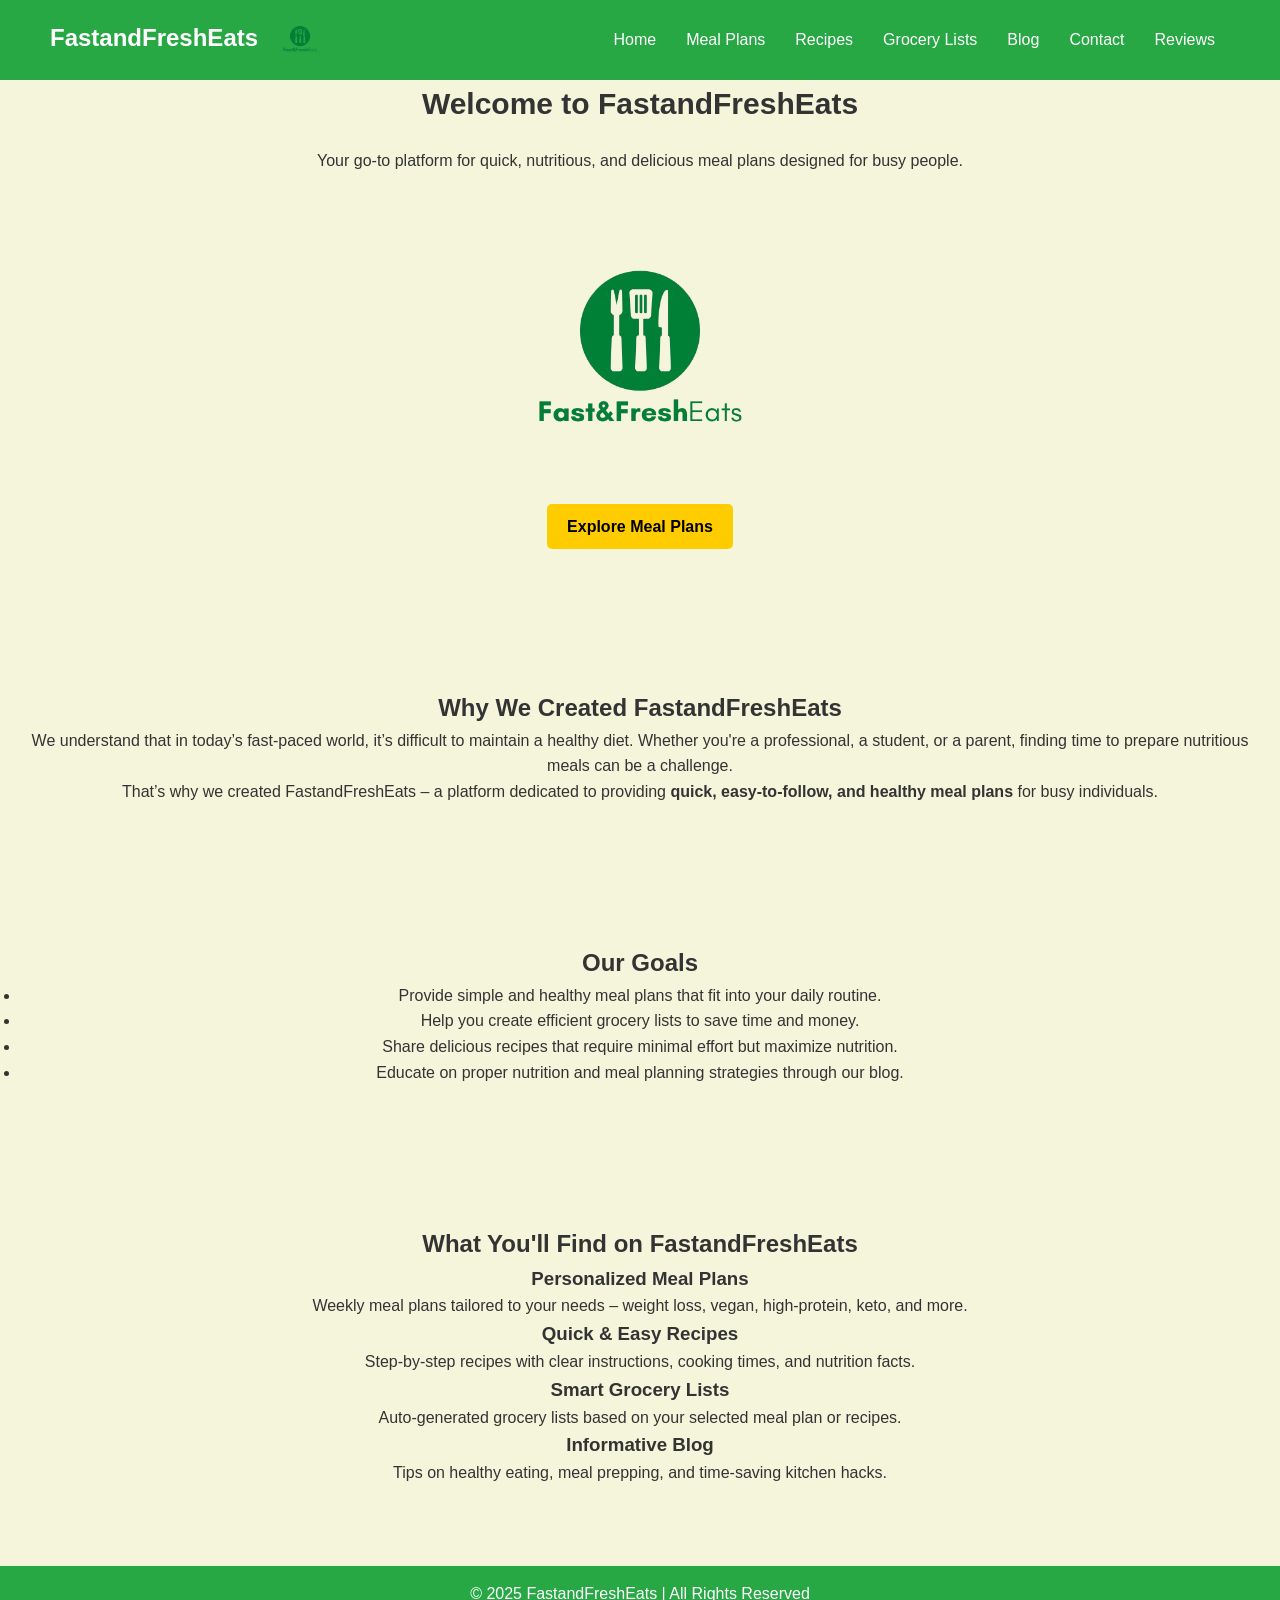
<file: index.html>
<!DOCTYPE html>
<html lang="en">
<head>
  <meta charset="UTF-8" />
  <meta name="viewport" content="width=device-width, initial-scale=1.0"/>
  <title>FastandFreshEats | Home</title>
  <link rel="stylesheet" href="styles.css"/>
  <script src="script.js" defer></script>
</head>
<body>

  <header>
    <div class="logo">
      FastandFreshEats
      <img src="logo.png" alt="Fast & Fresh Eats Logo" class="logo-img">
    </div>
    <nav>
      <ul class="nav-links">
        <li><a href="index.html">Home</a></li>
        <li><a href="mealplans.html">Meal Plans</a></li>
        <li><a href="recipes.html">Recipes</a></li>
        <li><a href="grocerylists.html">Grocery Lists</a></li>
        <li><a href="blog.html">Blog</a></li>
        <li><a href="contact.html">Contact</a></li>
        <li><a href="reviews.html">Reviews</a></li>
      </ul>
      <div class="menu-toggle" onclick="toggleMenu()">☰</div>
    </nav>
  </header>

  <section class="hero" style="background-color: beige;">
    <div class="hero-overlay"></div>
    <div class="hero-content">
      <h1>Welcome to FastandFreshEats</h1>
      <p>Your go-to platform for quick, nutritious, and delicious meal plans designed for busy people.</p>

      <div class="logo-container">
        <img src="logo.png" alt="Fast & Fresh Eats Logo">
      </div>

      <a href="mealplans.html" class="btn">Explore Meal Plans</a>
    </div>
  </section>

  <section class="about">
    <h2>Why We Created FastandFreshEats</h2>
    <p>We understand that in today’s fast-paced world, it’s difficult to maintain a healthy diet. Whether you're a professional, a student, or a parent, finding time to prepare nutritious meals can be a challenge.</p>
    <p>That’s why we created FastandFreshEats – a platform dedicated to providing <strong>quick, easy-to-follow, and healthy meal plans</strong> for busy individuals.</p>
  </section>

  <section class="goals">
    <h2>Our Goals</h2>
    <ul>
      <li>Provide simple and healthy meal plans that fit into your daily routine.</li>
      <li>Help you create efficient grocery lists to save time and money.</li>
      <li>Share delicious recipes that require minimal effort but maximize nutrition.</li>
      <li>Educate on proper nutrition and meal planning strategies through our blog.</li>
    </ul>
  </section>

  <section class="features">
    <h2>What You'll Find on FastandFreshEats</h2>
    <div class="feature-container">
      <div class="feature">
        <h3>Personalized Meal Plans</h3>
        <p>Weekly meal plans tailored to your needs – weight loss, vegan, high-protein, keto, and more.</p>
      </div>
      <div class="feature">
        <h3>Quick & Easy Recipes</h3>
        <p>Step-by-step recipes with clear instructions, cooking times, and nutrition facts.</p>
      </div>
      <div class="feature">
        <h3>Smart Grocery Lists</h3>
        <p>Auto-generated grocery lists based on your selected meal plan or recipes.</p>
      </div>
      <div class="feature">
        <h3>Informative Blog</h3>
        <p>Tips on healthy eating, meal prepping, and time-saving kitchen hacks.</p>
      </div>
    </div>
  </section>

  <footer>
    <p>&copy; 2025 FastandFreshEats | All Rights Reserved</p>
  </footer>

</body>
</html>
</file>
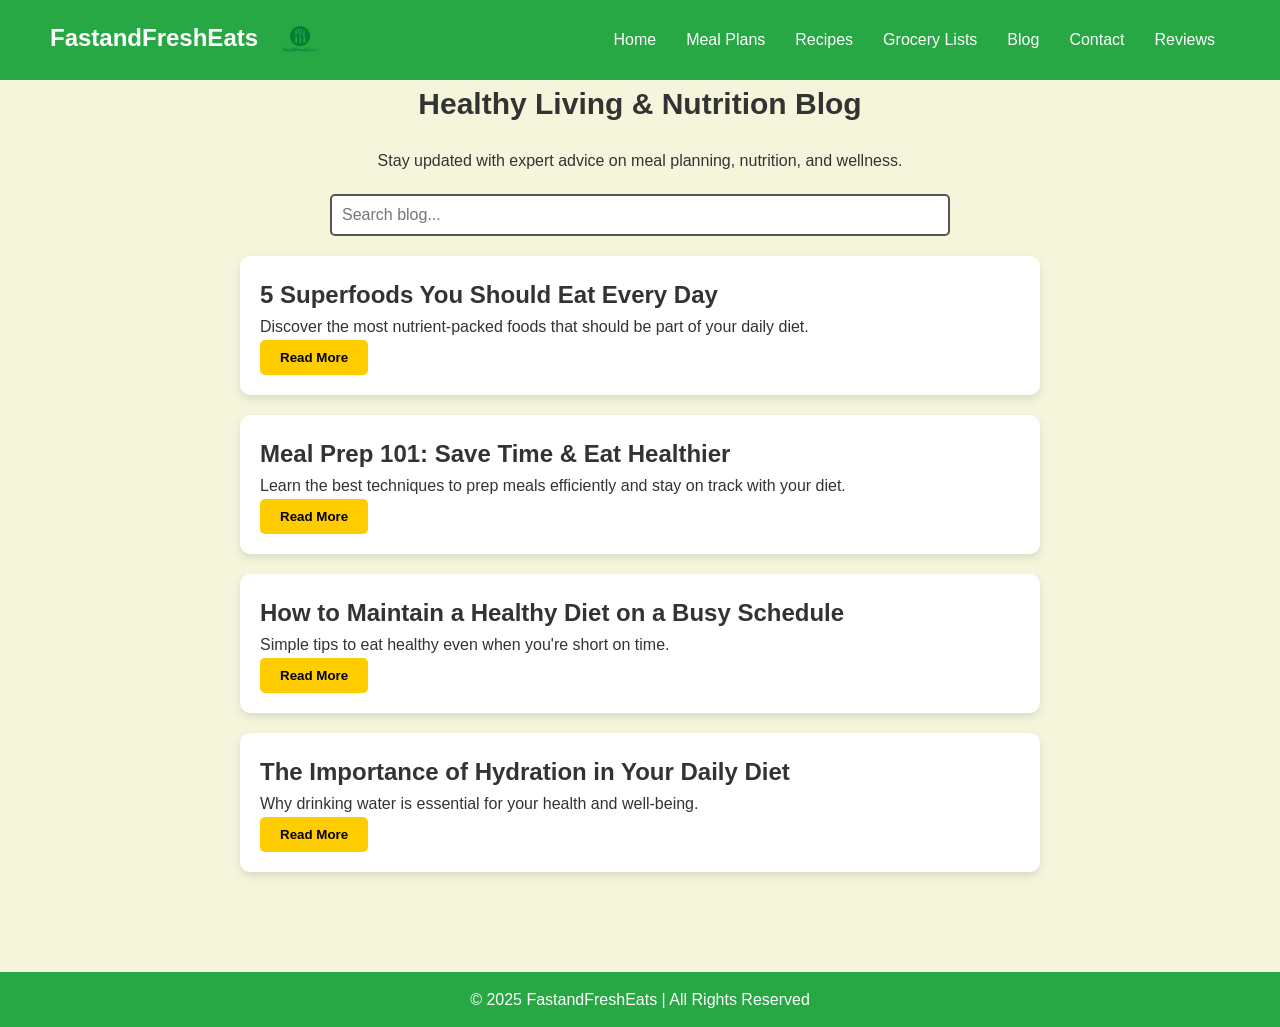
<file: blog.html>
<!DOCTYPE html>
<html lang="en">
<head>
  <meta charset="UTF-8" />
  <meta name="viewport" content="width=device-width, initial-scale=1.0"/>
  <title>FastandFreshEats | Blog</title>
  <link rel="stylesheet" href="styles.css"/>
  <script src="script.js" defer></script>
</head>
<body>

  <header>
    <div class="logo">
      FastandFreshEats
      <img src="logo.png" alt="Fast & Fresh Eats Logo" class="logo-img">
    </div>
    <nav>
      <ul class="nav-links">
        <li><a href="index.html">Home</a></li>
        <li><a href="mealplans.html">Meal Plans</a></li>
        <li><a href="recipes.html">Recipes</a></li>
        <li><a href="grocerylists.html">Grocery Lists</a></li>
        <li><a href="blog.html">Blog</a></li>
        <li><a href="contact.html">Contact</a></li>
        <li><a href="reviews.html">Reviews</a></li>
      </ul>
      <div class="menu-toggle" onclick="toggleMenu()">☰</div>
    </nav>
  </header>

  <section class="blog">
    <h1>Healthy Living & Nutrition Blog</h1>
    <p>Stay updated with expert advice on meal planning, nutrition, and wellness.</p>

    <!-- Search Bar -->
    <div class="search-filter">
      <input type="text" id="searchBlog" placeholder="Search blog..." onkeyup="searchBlogPosts()">
    </div>

    <div class="blog-container">
      <div class="blog-post card" data-category="nutrition">
        <h2>5 Superfoods You Should Eat Every Day</h2>
        <p>Discover the most nutrient-packed foods that should be part of your daily diet.</p>
        <button class="btn" onclick="toggleBlogPost('blog1')">Read More</button>
        <div class="blog-content" id="blog1">
          <p>Superfoods like spinach, berries, nuts, and salmon provide essential nutrients and antioxidants that promote overall well-being. These foods are known to boost immunity, improve heart health, and even enhance brain function.</p>
        </div>
      </div>

      <div class="blog-post card" data-category="meal-prep">
        <h2>Meal Prep 101: Save Time & Eat Healthier</h2>
        <p>Learn the best techniques to prep meals efficiently and stay on track with your diet.</p>
        <button class="btn" onclick="toggleBlogPost('blog2')">Read More</button>
        <div class="blog-content" id="blog2">
          <p>Meal prepping can save you time and money while ensuring that you always have healthy food available. Start by planning your meals for the week, creating a grocery list, and setting aside time for batch cooking.</p>
        </div>
      </div>

      <div class="blog-post card" data-category="healthy-lifestyle">
        <h2>How to Maintain a Healthy Diet on a Busy Schedule</h2>
        <p>Simple tips to eat healthy even when you're short on time.</p>
        <button class="btn" onclick="toggleBlogPost('blog3')">Read More</button>
        <div class="blog-content" id="blog3">
          <p>Even with a busy schedule, you can maintain a healthy diet by making smart meal choices, meal prepping in advance, and carrying healthy snacks like nuts, fruit, or protein bars.</p>
        </div>
      </div>

      <div class="blog-post card" data-category="healthy-lifestyle">
        <h2>The Importance of Hydration in Your Daily Diet</h2>
        <p>Why drinking water is essential for your health and well-being.</p>
        <button class="btn" onclick="toggleBlogPost('blog4')">Read More</button>
        <div class="blog-content" id="blog4">
          <p>Staying hydrated is crucial for digestion, brain function, and maintaining energy levels. Aim for at least 8 glasses of water per day, and increase intake during exercise or in hot weather.</p>
        </div>
      </div>
    </div>
  </section>

  <footer>
    <p>&copy; 2025 FastandFreshEats | All Rights Reserved</p>
  </footer>

</body>
</html>
</file>
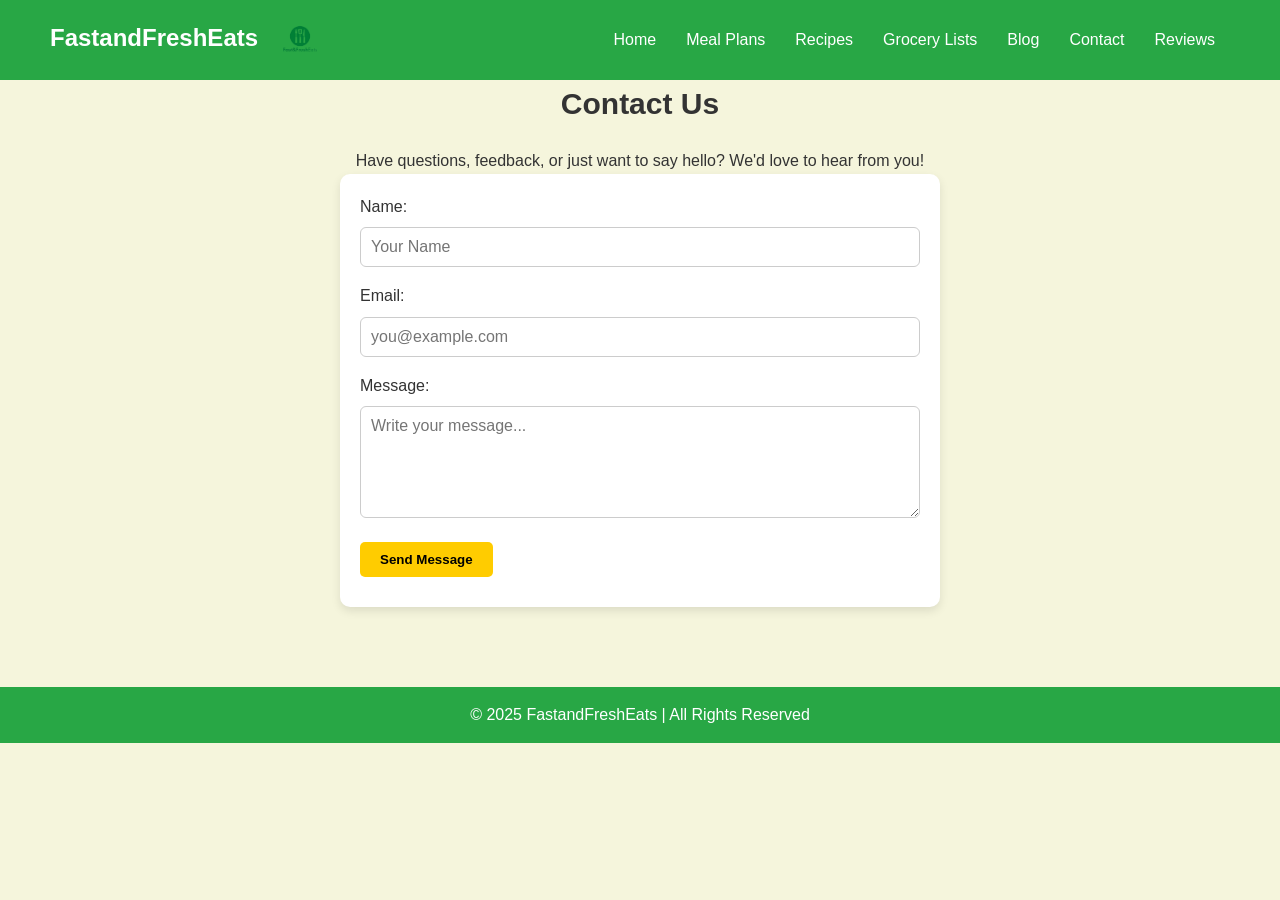
<file: contact.html>
<!DOCTYPE html>
<html lang="en">
<head>
  <meta charset="UTF-8" />
  <meta name="viewport" content="width=device-width, initial-scale=1.0"/>
  <title>FastandFreshEats | Contact</title>
  <link rel="stylesheet" href="styles.css"/>
  <script src="script.js" defer></script>
</head>
<body>

  <header>
    <div class="logo">
      FastandFreshEats
      <img src="logo.png" alt="Fast & Fresh Eats Logo" class="logo-img">
    </div>
    <nav>
      <ul class="nav-links">
        <li><a href="index.html">Home</a></li>
        <li><a href="mealplans.html">Meal Plans</a></li>
        <li><a href="recipes.html">Recipes</a></li>
        <li><a href="grocerylists.html">Grocery Lists</a></li>
        <li><a href="blog.html">Blog</a></li>
        <li><a href="contact.html">Contact</a></li>
        <li><a href="reviews.html">Reviews</a></li>
      </ul>
      <div class="menu-toggle" onclick="toggleMenu()">☰</div>
    </nav>
  </header>

  <section class="contact">
    <h1>Contact Us</h1>
    <p>Have questions, feedback, or just want to say hello? We'd love to hear from you!</p>

    <form id="contactForm" class="card" style="max-width: 600px; margin: 0 auto;">
      <label for="name">Name:</label>
      <input type="text" id="name" placeholder="Your Name" required>

      <label for="email">Email:</label>
      <input type="email" id="email" placeholder="you@example.com" required>

      <label for="message">Message:</label>
      <textarea id="message" rows="5" placeholder="Write your message..." required></textarea>

      <button type="submit" class="btn">Send Message</button>
      <p id="formStatus" style="margin-top: 10px;"></p>
    </form>
  </section>

  <footer>
    <p>&copy; 2025 FastandFreshEats | All Rights Reserved</p>
  </footer>

</body>
</html>
</file>
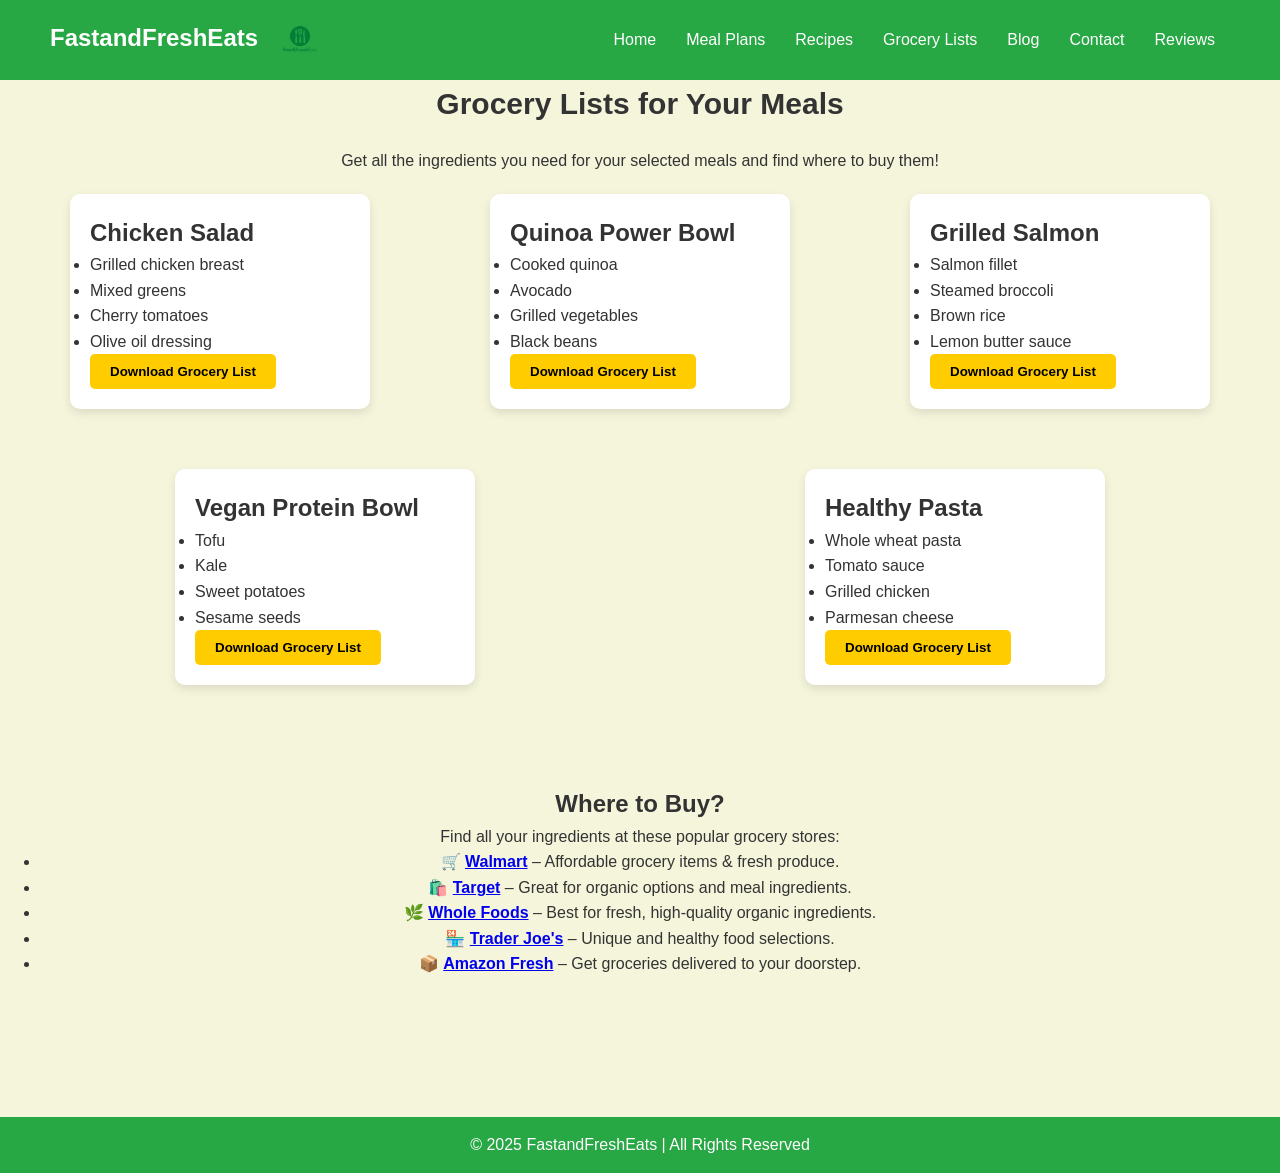
<file: grocerylists.html>
<!DOCTYPE html>
<html lang="en">
<head>
  <meta charset="UTF-8" />
  <meta name="viewport" content="width=device-width, initial-scale=1.0"/>
  <title>FastandFreshEats | Grocery Lists</title>
  <link rel="stylesheet" href="styles.css"/>
  <script src="script.js" defer></script>
</head>
<body>

  <header>
    <div class="logo">
      FastandFreshEats
      <img src="logo.png" alt="Fast & Fresh Eats Logo" class="logo-img">
    </div>
    <nav>
      <ul class="nav-links">
        <li><a href="index.html">Home</a></li>
        <li><a href="mealplans.html">Meal Plans</a></li>
        <li><a href="recipes.html">Recipes</a></li>
        <li><a href="grocerylists.html">Grocery Lists</a></li>
        <li><a href="blog.html">Blog</a></li>
        <li><a href="contact.html">Contact</a></li>
        <li><a href="reviews.html">Reviews</a></li>
      </ul>
      <div class="menu-toggle" onclick="toggleMenu()">☰</div>
    </nav>
  </header>

  <section class="grocery">
    <h1>Grocery Lists for Your Meals</h1>
    <p>Get all the ingredients you need for your selected meals and find where to buy them!</p>

    <div class="grocery-container">
      <div class="grocery-list card" data-name="chicken salad">
        <h2>Chicken Salad</h2>
        <ul>
          <li>Grilled chicken breast</li>
          <li>Mixed greens</li>
          <li>Cherry tomatoes</li>
          <li>Olive oil dressing</li>
        </ul>
        <button class="btn" onclick="downloadGroceryList('Chicken Salad')">Download Grocery List</button>
      </div>

      <div class="grocery-list card" data-name="quinoa power bowl">
        <h2>Quinoa Power Bowl</h2>
        <ul>
          <li>Cooked quinoa</li>
          <li>Avocado</li>
          <li>Grilled vegetables</li>
          <li>Black beans</li>
        </ul>
        <button class="btn" onclick="downloadGroceryList('Quinoa Power Bowl')">Download Grocery List</button>
      </div>

      <div class="grocery-list card" data-name="grilled salmon">
        <h2>Grilled Salmon</h2>
        <ul>
          <li>Salmon fillet</li>
          <li>Steamed broccoli</li>
          <li>Brown rice</li>
          <li>Lemon butter sauce</li>
        </ul>
        <button class="btn" onclick="downloadGroceryList('Grilled Salmon')">Download Grocery List</button>
      </div>

      <div class="grocery-list card" data-name="vegan protein bowl">
        <h2>Vegan Protein Bowl</h2>
        <ul>
          <li>Tofu</li>
          <li>Kale</li>
          <li>Sweet potatoes</li>
          <li>Sesame seeds</li>
        </ul>
        <button class="btn" onclick="downloadGroceryList('Vegan Protein Bowl')">Download Grocery List</button>
      </div>

      <div class="grocery-list card" data-name="healthy pasta">
        <h2>Healthy Pasta</h2>
        <ul>
          <li>Whole wheat pasta</li>
          <li>Tomato sauce</li>
          <li>Grilled chicken</li>
          <li>Parmesan cheese</li>
        </ul>
        <button class="btn" onclick="downloadGroceryList('Healthy Pasta')">Download Grocery List</button>
      </div>
    </div>

    <section class="stores">
      <h2>Where to Buy?</h2>
      <p>Find all your ingredients at these popular grocery stores:</p>
      <ul>
        <li>🛒 <strong><a href="https://www.walmart.com" target="_blank">Walmart</a></strong> – Affordable grocery items & fresh produce.</li>
        <li>🛍️ <strong><a href="https://www.target.com" target="_blank">Target</a></strong> – Great for organic options and meal ingredients.</li>
        <li>🌿 <strong><a href="https://www.wholefoodsmarket.com" target="_blank">Whole Foods</a></strong> – Best for fresh, high-quality organic ingredients.</li>
        <li>🏪 <strong><a href="https://www.traderjoes.com" target="_blank">Trader Joe's</a></strong> – Unique and healthy food selections.</li>
        <li>📦 <strong><a href="https://www.amazon.com/amazonfresh" target="_blank">Amazon Fresh</a></strong> – Get groceries delivered to your doorstep.</li>
      </ul>
    </section>
  </section>

  <footer>
    <p>&copy; 2025 FastandFreshEats | All Rights Reserved</p>
  </footer>

</body>
</html>
</file>
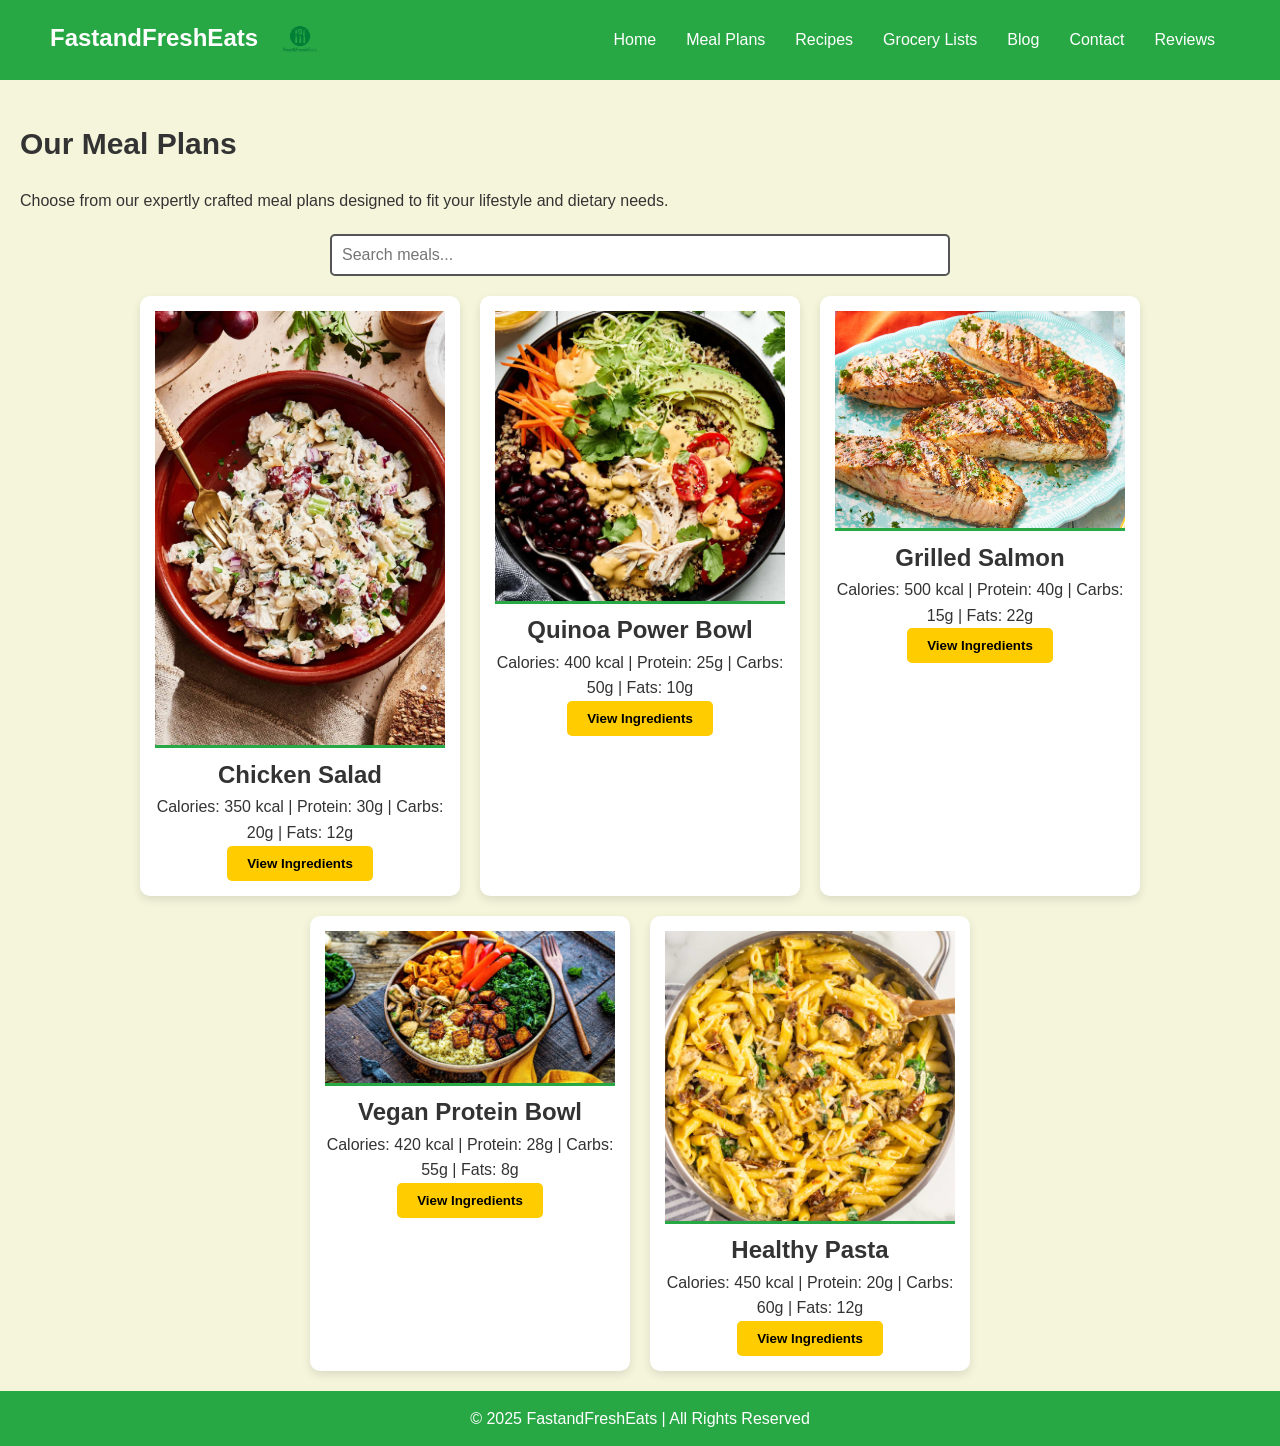
<file: mealplans.html>
<!DOCTYPE html>
<html lang="en">
<head>
  <meta charset="UTF-8" />
  <meta name="viewport" content="width=device-width, initial-scale=1.0"/>
  <title>FastandFreshEats | Meal Plans</title>
  <link rel="stylesheet" href="styles.css"/>
  <script src="script.js" defer></script>
</head>
<body>

  <!-- Header & Navigation -->
  <header>
    <div class="logo">
      FastandFreshEats
      <img src="logo.png" alt="Fast & Fresh Eats Logo" class="logo-img">
    </div>
    <nav>
      <ul class="nav-links">
        <li><a href="index.html">Home</a></li>
        <li><a href="mealplans.html">Meal Plans</a></li>
        <li><a href="recipes.html">Recipes</a></li>
        <li><a href="grocerylists.html">Grocery Lists</a></li>
        <li><a href="blog.html">Blog</a></li>
        <li><a href="contact.html">Contact</a></li>
        <li><a href="reviews.html">Reviews</a></li>
      </ul>
      <div class="menu-toggle" onclick="toggleMenu()">☰</div>
    </nav>
  </header>

  <main class="meal-plans">
    <h1>Our Meal Plans</h1>
    <p>Choose from our expertly crafted meal plans designed to fit your lifestyle and dietary needs.</p>

    <!-- Search Bar -->
    <div class="search-container">
      <input type="text" id="searchInput" placeholder="Search meals..." onkeyup="searchMeals()">
    </div>

    <div class="meal-plan-container">
      <!-- Meal Cards -->
      <div class="meal-plan" data-name="chicken salad">
        <img src="chickensalad.jpg" alt="Chicken Salad">
        <h2>Chicken Salad</h2>
        <p>Calories: 350 kcal | Protein: 30g | Carbs: 20g | Fats: 12g</p>
        <button class="btn" onclick="togglePlan('plan1')">View Ingredients</button>
        <div class="meal-plan-details" id="plan1">
          <h4>Ingredients:</h4>
          <ul>
            <li>Grilled chicken breast</li>
            <li>Mixed greens</li>
            <li>Cherry tomatoes</li>
            <li>Olive oil dressing</li>
          </ul>
        </div>
      </div>

      <div class="meal-plan" data-name="quinoa power bowl">
        <img src="quinoabowl.jpg" alt="Quinoa Power Bowl">
        <h2>Quinoa Power Bowl</h2>
        <p>Calories: 400 kcal | Protein: 25g | Carbs: 50g | Fats: 10g</p>
        <button class="btn" onclick="togglePlan('plan2')">View Ingredients</button>
        <div class="meal-plan-details" id="plan2">
          <h4>Ingredients:</h4>
          <ul>
            <li>Cooked quinoa</li>
            <li>Avocado</li>
            <li>Grilled vegetables</li>
            <li>Black beans</li>
          </ul>
        </div>
      </div>

      <div class="meal-plan" data-name="grilled salmon">
        <img src="grilledsalmon.jpg" alt="Grilled Salmon">
        <h2>Grilled Salmon</h2>
        <p>Calories: 500 kcal | Protein: 40g | Carbs: 15g | Fats: 22g</p>
        <button class="btn" onclick="togglePlan('plan3')">View Ingredients</button>
        <div class="meal-plan-details" id="plan3">
          <h4>Ingredients:</h4>
          <ul>
            <li>Salmon fillet</li>
            <li>Steamed broccoli</li>
            <li>Brown rice</li>
            <li>Lemon butter sauce</li>
          </ul>
        </div>
      </div>

      <div class="meal-plan" data-name="vegan protein bowl">
        <img src="veganproteinbowl.jpg" alt="Vegan Protein Bowl">
        <h2>Vegan Protein Bowl</h2>
        <p>Calories: 420 kcal | Protein: 28g | Carbs: 55g | Fats: 8g</p>
        <button class="btn" onclick="togglePlan('plan4')">View Ingredients</button>
        <div class="meal-plan-details" id="plan4">
          <h4>Ingredients:</h4>
          <ul>
            <li>Tofu</li>
            <li>Kale</li>
            <li>Sweet potatoes</li>
            <li>Sesame seeds</li>
          </ul>
        </div>
      </div>

      <div class="meal-plan" data-name="healthy pasta">
        <img src="pasta.jpg" alt="Healthy Pasta">
        <h2>Healthy Pasta</h2>
        <p>Calories: 450 kcal | Protein: 20g | Carbs: 60g | Fats: 12g</p>
        <button class="btn" onclick="togglePlan('plan5')">View Ingredients</button>
        <div class="meal-plan-details" id="plan5">
          <h4>Ingredients:</h4>
          <ul>
            <li>Whole wheat pasta</li>
            <li>Tomato sauce</li>
            <li>Grilled chicken</li>
            <li>Parmesan cheese</li>
          </ul>
        </div>
      </div>
    </div>
  </main>

  <footer>
    <p>&copy; 2025 FastandFreshEats | All Rights Reserved</p>
  </footer>

</body>
</html>
</file>
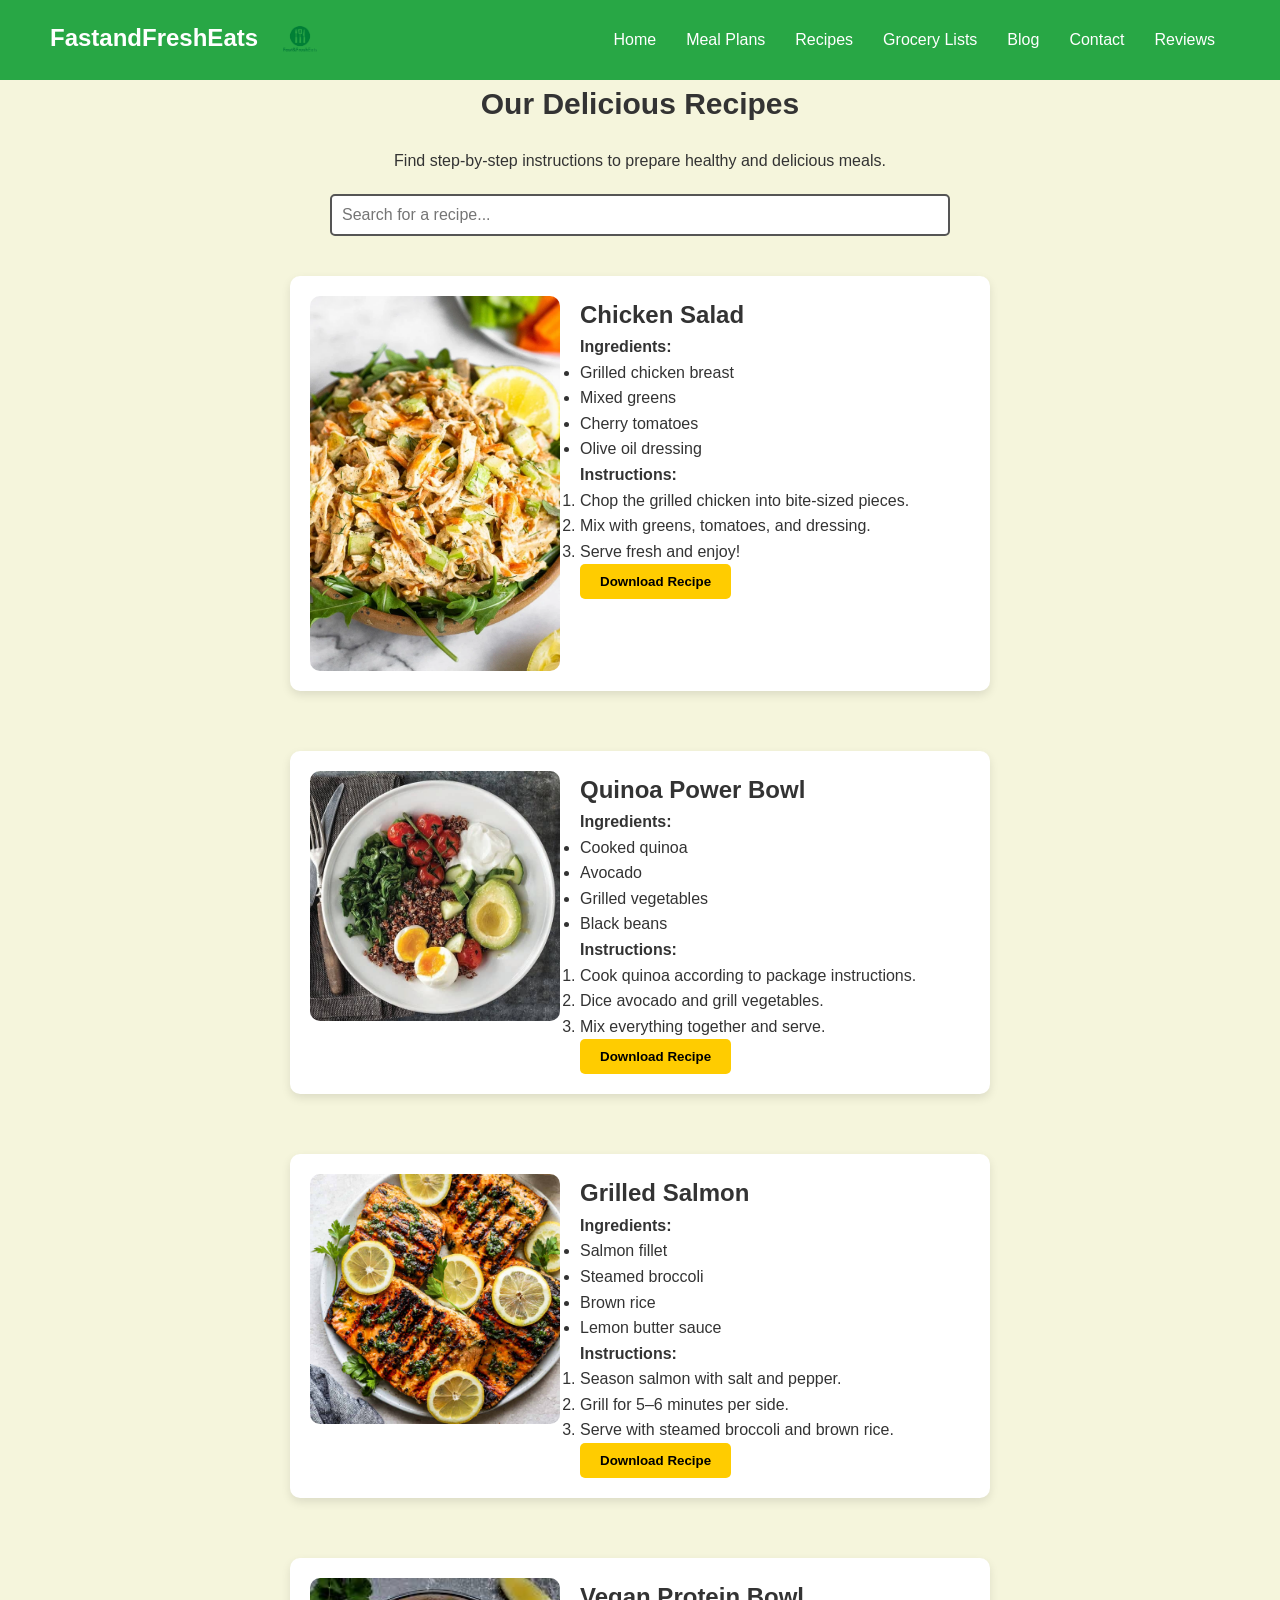
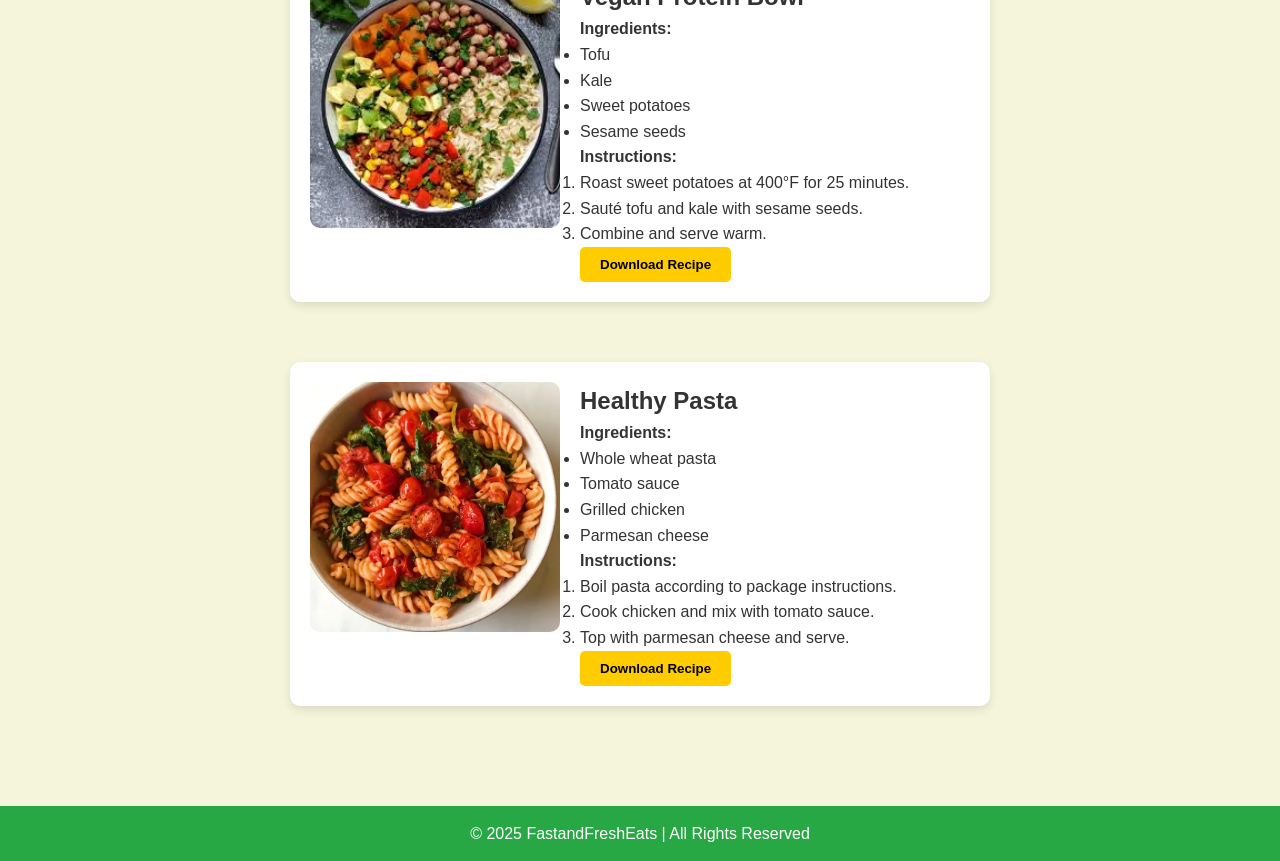
<file: recipes.html>
<!DOCTYPE html>
<html lang="en">
<head>
  <meta charset="UTF-8" />
  <meta name="viewport" content="width=device-width, initial-scale=1.0"/>
  <title>FastandFreshEats | Recipes</title>
  <link rel="stylesheet" href="styles.css"/>
  <script src="script.js" defer></script>
</head>
<body>

  <header>
    <div class="logo">
      FastandFreshEats
      <img src="logo.png" alt="Fast & Fresh Eats Logo" class="logo-img">
    </div>
    <nav>
      <ul class="nav-links">
        <li><a href="index.html">Home</a></li>
        <li><a href="mealplans.html">Meal Plans</a></li>
        <li><a href="recipes.html">Recipes</a></li>
        <li><a href="grocerylists.html">Grocery Lists</a></li>
        <li><a href="blog.html">Blog</a></li>
        <li><a href="contact.html">Contact</a></li>
        <li><a href="reviews.html">Reviews</a></li>
      </ul>
      <div class="menu-toggle" onclick="toggleMenu()">☰</div>
    </nav>
  </header>

  <section class="recipes">
    <h1>Our Delicious Recipes</h1>
    <p>Find step-by-step instructions to prepare healthy and delicious meals.</p>

    <!-- Search Bar -->
    <div class="search-filter">
      <input type="text" id="searchBar" placeholder="Search for a recipe..." onkeyup="searchRecipes()">
    </div>

    <div class="recipe-container">
      <!-- Chicken Salad -->
      <div class="recipe card" data-name="chicken salad">
        <div class="recipe-content">
          <img src="salad2.jpg" alt="Chicken Salad" class="recipe-img" />
          <div class="recipe-text">
            <h2>Chicken Salad</h2>
            <h4>Ingredients:</h4>
            <ul>
              <li>Grilled chicken breast</li>
              <li>Mixed greens</li>
              <li>Cherry tomatoes</li>
              <li>Olive oil dressing</li>
            </ul>
            <h4>Instructions:</h4>
            <ol>
              <li>Chop the grilled chicken into bite-sized pieces.</li>
              <li>Mix with greens, tomatoes, and dressing.</li>
              <li>Serve fresh and enjoy!</li>
            </ol>
            <button class="btn" onclick="downloadRecipe('Chicken Salad')">Download Recipe</button>
          </div>
        </div>
      </div>

      <!-- Quinoa Power Bowl -->
      <div class="recipe card" data-name="quinoa power bowl">
        <div class="recipe-content">
          <img src="powerbowl2.jpg" alt="Quinoa Power Bowl" class="recipe-img" />
          <div class="recipe-text">
            <h2>Quinoa Power Bowl</h2>
            <h4>Ingredients:</h4>
            <ul>
              <li>Cooked quinoa</li>
              <li>Avocado</li>
              <li>Grilled vegetables</li>
              <li>Black beans</li>
            </ul>
            <h4>Instructions:</h4>
            <ol>
              <li>Cook quinoa according to package instructions.</li>
              <li>Dice avocado and grill vegetables.</li>
              <li>Mix everything together and serve.</li>
            </ol>
            <button class="btn" onclick="downloadRecipe('Quinoa Power Bowl')">Download Recipe</button>
          </div>
        </div>
      </div>

      <!-- Grilled Salmon -->
      <div class="recipe card" data-name="grilled salmon">
        <div class="recipe-content">
          <img src="salmon2.jpg" alt="Grilled Salmon" class="recipe-img" />
          <div class="recipe-text">
            <h2>Grilled Salmon</h2>
            <h4>Ingredients:</h4>
            <ul>
              <li>Salmon fillet</li>
              <li>Steamed broccoli</li>
              <li>Brown rice</li>
              <li>Lemon butter sauce</li>
            </ul>
            <h4>Instructions:</h4>
            <ol>
              <li>Season salmon with salt and pepper.</li>
              <li>Grill for 5–6 minutes per side.</li>
              <li>Serve with steamed broccoli and brown rice.</li>
            </ol>
            <button class="btn" onclick="downloadRecipe('Grilled Salmon')">Download Recipe</button>
          </div>
        </div>
      </div>

      <!-- Vegan Protein Bowl -->
      <div class="recipe card" data-name="vegan protein bowl">
        <div class="recipe-content">
          <img src="veganprotein2.jpg" alt="Vegan Protein Bowl" class="recipe-img" />
          <div class="recipe-text">
            <h2>Vegan Protein Bowl</h2>
            <h4>Ingredients:</h4>
            <ul>
              <li>Tofu</li>
              <li>Kale</li>
              <li>Sweet potatoes</li>
              <li>Sesame seeds</li>
            </ul>
            <h4>Instructions:</h4>
            <ol>
              <li>Roast sweet potatoes at 400°F for 25 minutes.</li>
              <li>Sauté tofu and kale with sesame seeds.</li>
              <li>Combine and serve warm.</li>
            </ol>
            <button class="btn" onclick="downloadRecipe('Vegan Protein Bowl')">Download Recipe</button>
          </div>
        </div>
      </div>

      <!-- Healthy Pasta -->
      <div class="recipe card" data-name="healthy pasta">
        <div class="recipe-content">
          <img src="pasta2.jpg" alt="Healthy Pasta" class="recipe-img" />
          <div class="recipe-text">
            <h2>Healthy Pasta</h2>
            <h4>Ingredients:</h4>
            <ul>
              <li>Whole wheat pasta</li>
              <li>Tomato sauce</li>
              <li>Grilled chicken</li>
              <li>Parmesan cheese</li>
            </ul>
            <h4>Instructions:</h4>
            <ol>
              <li>Boil pasta according to package instructions.</li>
              <li>Cook chicken and mix with tomato sauce.</li>
              <li>Top with parmesan cheese and serve.</li>
            </ol>
            <button class="btn" onclick="downloadRecipe('Healthy Pasta')">Download Recipe</button>
          </div>
        </div>
      </div>
    </div>
  </section>

  <footer>
    <p>&copy; 2025 FastandFreshEats | All Rights Reserved</p>
  </footer>

</body>
</html>
</file>
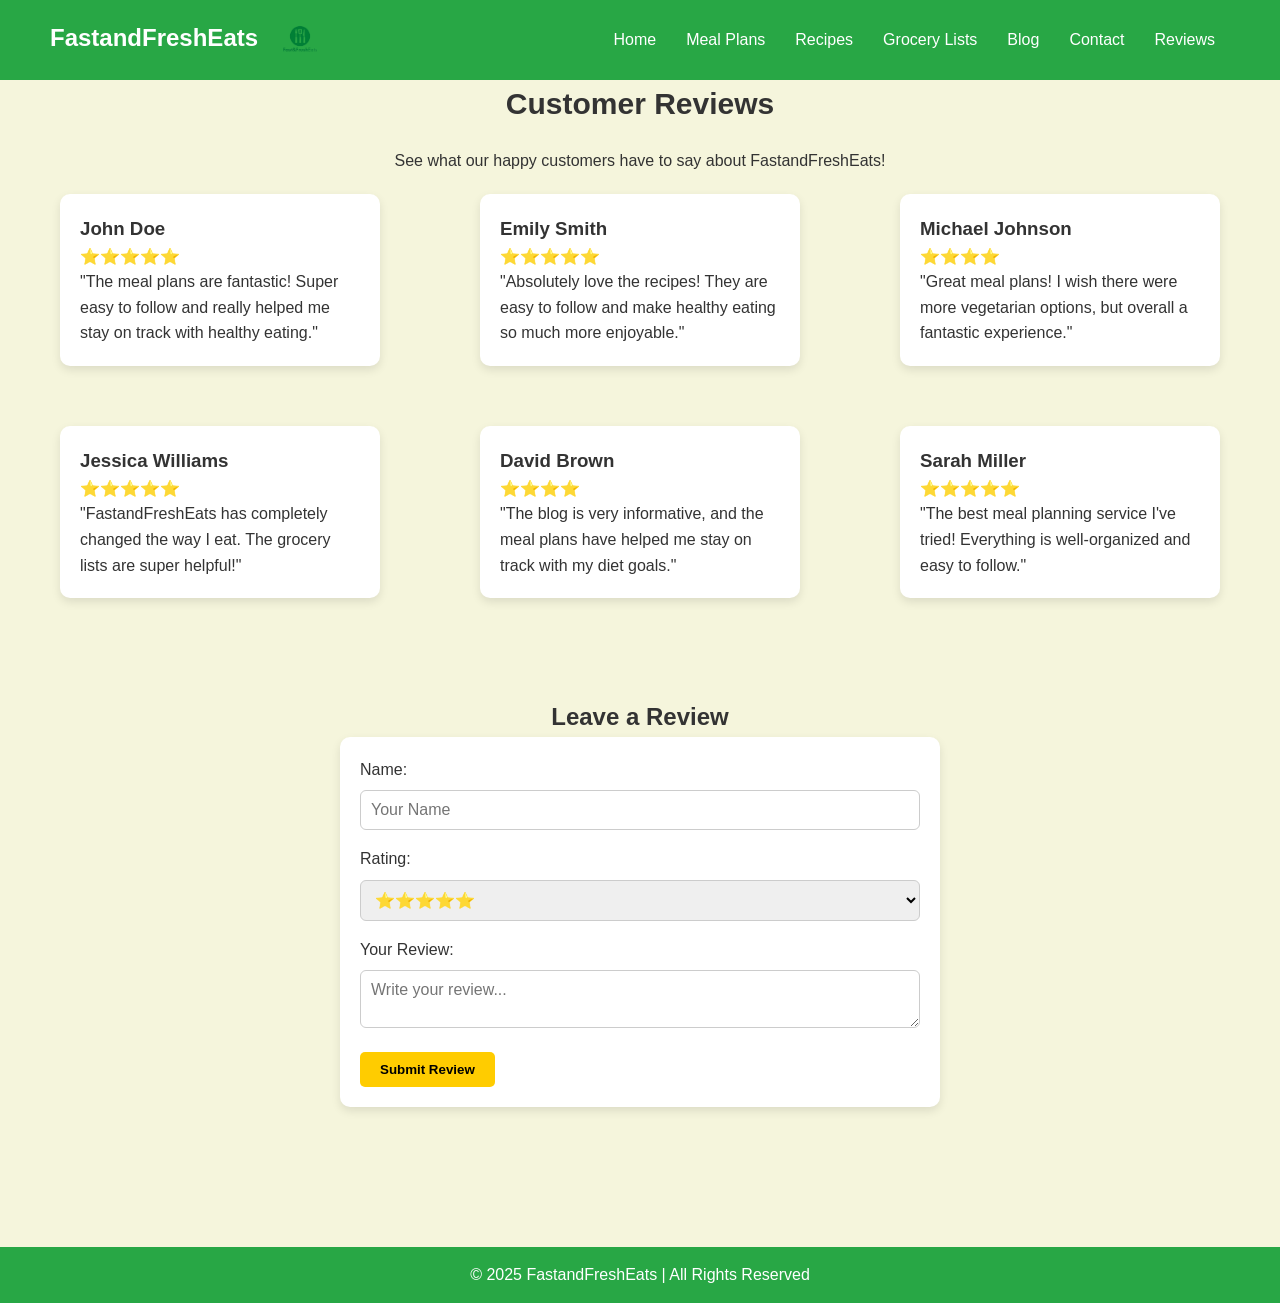
<file: reviews.html>
<!DOCTYPE html>
<html lang="en">
<head>
  <meta charset="UTF-8" />
  <meta name="viewport" content="width=device-width, initial-scale=1.0"/>
  <title>FastandFreshEats | Customer Reviews</title>
  <link rel="stylesheet" href="styles.css"/>
  <script src="script.js" defer></script>
</head>
<body>

  <header>
    <div class="logo">
      FastandFreshEats
      <img src="logo.png" alt="Fast & Fresh Eats Logo" class="logo-img">
    </div>
    <nav>
      <ul class="nav-links">
        <li><a href="index.html">Home</a></li>
        <li><a href="mealplans.html">Meal Plans</a></li>
        <li><a href="recipes.html">Recipes</a></li>
        <li><a href="grocerylists.html">Grocery Lists</a></li>
        <li><a href="blog.html">Blog</a></li>
        <li><a href="contact.html">Contact</a></li>
        <li><a href="reviews.html">Reviews</a></li>
      </ul>
      <div class="menu-toggle" onclick="toggleMenu()">☰</div>
    </nav>
  </header>

  <section class="reviews">
    <h1>Customer Reviews</h1>
    <p>See what our happy customers have to say about FastandFreshEats!</p>

    <div class="reviews-container" id="reviewsList">
      <div class="review card">
        <h3>John Doe</h3>
        <p>⭐️⭐️⭐️⭐️⭐️</p>
        <p>"The meal plans are fantastic! Super easy to follow and really helped me stay on track with healthy eating."</p>
      </div>
      <div class="review card">
        <h3>Emily Smith</h3>
        <p>⭐️⭐️⭐️⭐️⭐️</p>
        <p>"Absolutely love the recipes! They are easy to follow and make healthy eating so much more enjoyable."</p>
      </div>
      <div class="review card">
        <h3>Michael Johnson</h3>
        <p>⭐️⭐️⭐️⭐️</p>
        <p>"Great meal plans! I wish there were more vegetarian options, but overall a fantastic experience."</p>
      </div>
      <div class="review card">
        <h3>Jessica Williams</h3>
        <p>⭐️⭐️⭐️⭐️⭐️</p>
        <p>"FastandFreshEats has completely changed the way I eat. The grocery lists are super helpful!"</p>
      </div>
      <div class="review card">
        <h3>David Brown</h3>
        <p>⭐️⭐️⭐️⭐️</p>
        <p>"The blog is very informative, and the meal plans have helped me stay on track with my diet goals."</p>
      </div>
      <div class="review card">
        <h3>Sarah Miller</h3>
        <p>⭐️⭐️⭐️⭐️⭐️</p>
        <p>"The best meal planning service I've tried! Everything is well-organized and easy to follow."</p>
      </div>
    </div>

    <!-- User Review Submission Form -->
    <section class="submit-review">
      <h2>Leave a Review</h2>
      <form id="reviewForm" class="card" style="max-width: 600px; margin: 0 auto;">
        <label for="username">Name:</label>
        <input type="text" id="username" placeholder="Your Name" required>

        <label for="rating">Rating:</label>
        <select id="rating" required>
          <option value="5">⭐️⭐️⭐️⭐️⭐️</option>
          <option value="4">⭐️⭐️⭐️⭐️</option>
          <option value="3">⭐️⭐️⭐️</option>
          <option value="2">⭐️⭐️</option>
          <option value="1">⭐️</option>
        </select>

        <label for="userReview">Your Review:</label>
        <textarea id="userReview" placeholder="Write your review..." required></textarea>

        <button type="submit" class="btn">Submit Review</button>
      </form>
    </section>
  </section>

  <footer>
    <p>&copy; 2025 FastandFreshEats | All Rights Reserved</p>
  </footer>

</body>
</html>
</file>
<file: styles.css>
/* Global Styles */
* {
  margin: 0;
  padding: 0;
  box-sizing: border-box;
  font-family: 'Arial', sans-serif;
}

body {
  background: beige;
  color: #333;
  line-height: 1.6;
}

/* Header & Navigation */
header {
  background: #28a745;
  color: white;
  padding: 15px 50px;
  display: flex;
  justify-content: space-between;
  align-items: center;
  position: fixed;
  width: 100%;
  top: 0;
  left: 0;
  z-index: 1000;
}

.logo {
  font-size: 24px;
  font-weight: bold;
}

.logo-img {
  width: 50px;
  height: auto;
  margin-left: 10px;
  vertical-align: middle;
}

nav ul {
  list-style: none;
  display: flex;
}

nav ul li {
  margin: 0 15px;
}

nav ul li a {
  color: white;
  text-decoration: none;
  font-size: 16px;
  transition: 0.3s;
}

nav ul li a:hover {
  text-decoration: underline;
}

.menu-toggle {
  display: none;
  font-size: 28px;
  cursor: pointer;
}

/* Sections */
section {
  padding: 80px 20px 60px;
  text-align: center;
}

h1 {
  font-size: 30px;
  margin-bottom: 20px;
}

/* Buttons */
.btn {
  display: inline-block;
  background: #ffcc00;
  color: black;
  padding: 10px 20px;
  border-radius: 5px;
  text-decoration: none;
  font-weight: bold;
  transition: 0.3s;
  cursor: pointer;
  border: none;
}

.btn:hover {
  background: #ffdb4d;
}

/* Search Bar */
.search-container,
.search-filter {
  text-align: center;
  margin: 20px 0;
}

#searchInput,
#searchBar,
#searchBlog {
  width: 50%;
  padding: 10px;
  border: 2px solid #555;
  border-radius: 5px;
  font-size: 16px;
}

/* Reusable Card Layout */
.card {
  background: white;
  border-radius: 10px;
  padding: 20px;
  margin: 20px auto;
  box-shadow: 0px 4px 10px rgba(0, 0, 0, 0.1);
  max-width: 800px;
  text-align: left;
}

/* Meal Plans */
.meal-plans {
  padding-top: 120px;
  padding-left: 20px;
  padding-right: 20px;
}

.meal-plan-container {
  display: flex;
  flex-wrap: wrap;
  justify-content: center;
  gap: 20px;
}

.meal-plan {
  background: white;
  border-radius: 10px;
  overflow: hidden;
  box-shadow: 0px 4px 10px rgba(0, 0, 0, 0.1);
  width: 320px;
  text-align: center;
  padding: 15px;
  transition: transform 0.3s ease-in-out, box-shadow 0.3s ease-in-out;
}

.meal-plan:hover {
  transform: scale(1.05);
  box-shadow: 0px 6px 12px rgba(0, 0, 0, 0.2);
}

.meal-plan img {
  width: 100%;
  height: auto;
  border-bottom: 3px solid #28a745;
  transition: transform 0.3s ease-in-out;
}

.meal-plan img:hover {
  transform: scale(1.08);
}

.meal-plan-details {
  display: none;
  margin-top: 10px;
  padding: 10px;
  background: #f9f9f9;
  border-radius: 8px;
  box-shadow: 0px 4px 6px rgba(0, 0, 0, 0.1);
}

/* Logo Container in Hero */
.logo-container {
  text-align: center;
  margin-top: 30px;
}

.logo-container img {
  width: 300px;
  height: auto;
  display: block;
  margin: 0 auto;
  transition: transform 0.3s ease-in-out;
}

.logo-container img:hover {
  transform: scale(1.1);
}

/* Recipes */
.recipe-container {
  display: flex;
  flex-wrap: wrap;
  justify-content: center;
  gap: 20px;
}

.recipe.card {
  width: 100%;
  max-width: 700px;
  text-align: left;
}

/* Blog Posts */
.blog-post {
  background: white;
  border-radius: 10px;
  padding: 20px;
  margin-bottom: 20px;
  box-shadow: 0px 4px 8px rgba(0, 0, 0, 0.1);
  transition: transform 0.2s ease;
  text-align: left;
}

.blog-post:hover {
  transform: translateY(-5px);
}

.blog-content {
  display: none;
  margin-top: 10px;
  padding-top: 10px;
  border-top: 1px solid #ddd;
}

/* Grocery Lists */
.grocery-container {
  display: flex;
  flex-wrap: wrap;
  justify-content: center;
  gap: 20px;
}

.grocery-list.card {
  width: 300px;
}

/* Reviews */
.reviews-container {
  display: flex;
  flex-wrap: wrap;
  justify-content: center;
  gap: 20px;
}

.review.card {
  width: 320px;
  text-align: left;
}

/* Forms */
form input,
form select,
form textarea {
  width: 100%;
  padding: 10px;
  margin-top: 8px;
  margin-bottom: 16px;
  border: 1px solid #ccc;
  border-radius: 6px;
  font-size: 16px;
}

/* Footer */
footer {
  background: #28a745;
  color: white;
  text-align: center;
  padding: 15px;
  margin-top: 20px;
}

/* Responsive Design */
@media (max-width: 768px) {
  .menu-toggle {
    display: block;
  }

  nav ul {
    display: none;
    flex-direction: column;
    background: #28a745;
    position: absolute;
    top: 60px;
    left: 0;
    width: 100%;
  }

  nav ul.active {
    display: flex;
  }

  .meal-plan-container,
  .recipe-container,
  .grocery-container,
  .reviews-container {
    flex-direction: column;
    align-items: center;
  }

  #searchInput,
  #searchBar,
  #searchBlog {
    width: 80%;
  }

  .logo-container img {
    width: 120px;
  }

  .card {
    width: 90%;
  }

  .meal-plans h1 {
    font-size: 24px;
  }

  .meal-plans p {
    font-size: 16px;
    line-height: 1.5;
    padding: 0 10px;
  }
}



.recipe-content {
  display: flex;
  gap: 20px;
  align-items: flex-start;
  flex-wrap: wrap;
}

.recipe-img {
  width: 250px;
  height: auto;
  border-radius: 10px;
  object-fit: cover;
  flex-shrink: 0;
}

.recipe-text {
  flex: 1;
  min-width: 250px;
}

@media (max-width: 768px) {
  .recipe-content {
    flex-direction: column;
    align-items: center;
  }

  .recipe-img {
    width: 100%;
  }

  .recipe-text {
    width: 100%;
  }
}
</file>
